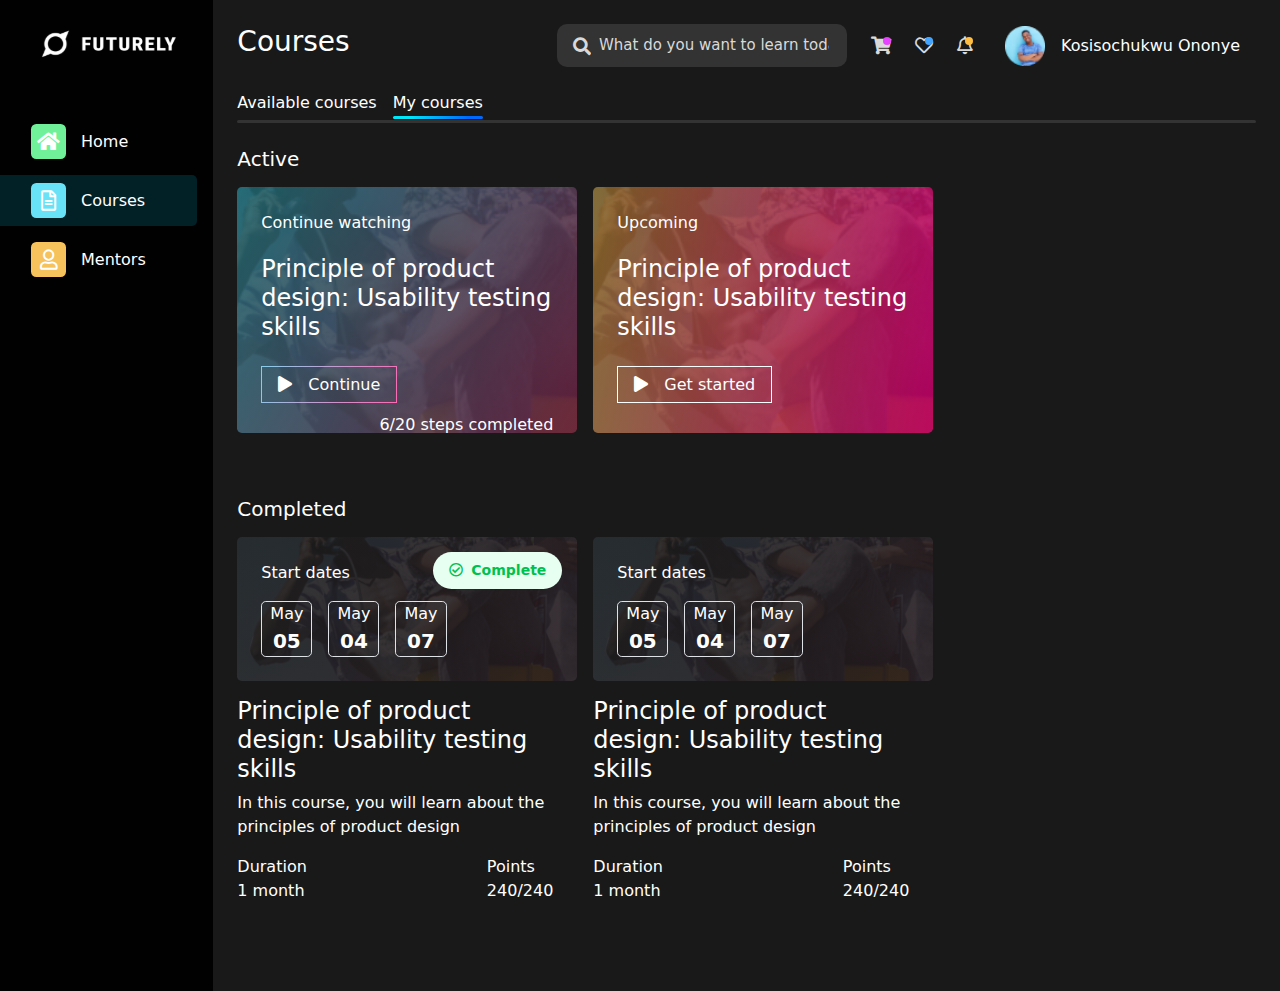
<file: Futurely/index.html>
<!DOCTYPE html>
<html lang="en">
<head>
	<meta charset="UTF-8">
	<meta http-equiv="X-UA-Compatible" content="IE=edge">
	<meta name="viewport" content="width=device-width, initial-scale=1.0">
	<link rel="stylesheet" href="css/bootstrap.css">
	<link rel="stylesheet" href="https://cdnjs.cloudflare.com/ajax/libs/font-awesome/5.15.2/css/all.min.css">
	<link rel="stylesheet" href="css/style.css">
	<title>My-Courses, Courses Available</title>
</head>
<body>
	<div class="container-xxl p-0">
		<div class="row gx-0">
			<div class="fut-left-col col-lg-2 col-md-3 d-none d-md-block">
				<div class="fut-logo-wrapper text-center mb-5 p-1 pt-4 text-center">
					<img src="images/logo1.svg" alt="Logo">
					<img src="images/logo2.svg" alt="Logo">
				</div>
				<div class="fut-left-col-item">
					<ul class="list-unstyled">
						<li class="pe-xxl-5 pe-xl-3 pe-md-2 pe-0 pb-2">
							<a href="#" class="d-flex align-items-center text-decoration-none py-2 ps-md-3 ">
								<span class="icon d-flex justify-content-center align-items-center"><i class="fas fa-home"></i></span>
								<span class="text">Home</span>
							</a>
						</li>
						<li class="pe-xxl-5 pe-xl-3 pe-md-2 pe-0 pb-2">
							<a href="#" class="active d-flex align-items-center text-decoration-none py-2 ps-md-3">
								<span class="icon d-flex justify-content-center align-items-center"><i class="far fa-file-alt"></i></span>
								<span class="text">Courses</span>
							</a>
						</li>
						<li class="pe-xxl-5 pe-xl-3 pe-md-2 pe-0 pb-2">
							<a href="#" class="d-flex align-items-center text-decoration-none py-2 ps-md-3">
								<span class="icon d-flex justify-content-center align-items-center"><i class="far fa-user"></i></span>
								<span class="text">Mentors</span>
							</a>
						</li>
					</ul>
				</div>
			</div>
			<div class="fut-right-col col p-4">
				<!-- Top Bar Navigation -->
				<nav class="d-flex justify-content-between align-items-center">
					<div class="d-flex">
						<a class="toggle-bar d-md-none me-3" href="#">
							<i class="fas fa-bars"></i>
						</a>
						<h1 class="h3">Courses</h1>
					</div>
					<div class="d-flex align-items-center">
						<form action="#" class="pe-2">
							<div class="fut-search-box d-flex align-items-center py-2 px-3">
								<i class="fas fa-search"></i>
								<input class="d-none d-lg-block ps-2" type="text" placeholder="What do you want to learn today?">
							</div>
						</form>

						<ul class="fut-nav-icons list-unstyled d-flex m-0">
							<li class="px-3">
								<a href="#" class="position-relative">
									<i class="fas fa-shopping-cart"></i>
								</a>
							</li>
							<li class="px-2">
								<a href="#" class="position-relative">
									<i class="far fa-heart"></i>
								</a>
							</li>
							<li class="px-3">
								<a href="#" class="position-relative">
									<i class="far fa-bell"></i>
								</a>
							</li>
						</ul>
						<div class="fut-user-profile d-flex align-items-center ps-1 ps-md-3">
							<img src="images/user-icon.png" alt="Profile Icon" width="40" height="40">
							<p class="m-0 px-3 d-none d-md-block">Kosisochukwu Ononye</p>
						</div>
					</div>
				</nav>
				<!-- Main Content Area -->
				<!-- ====================
				====================== -->
				<main class="pt-4">
					<ul class="nav nav-courses mb-4 pb-2 position-relative" id="courses-tab">
						<li class="nav-item me-3">
							<button class="nav-link text-white position-relative" id="available-courses-tab" data-bs-toggle="pill" data-bs-target="#available-courses" type="button" aria-controls="available-courses" aria-selected="true">Available courses</button>
						</li>
						<li class="nav-item">
							<button class="nav-link active text-white position-relative" id="my-courses-tab" data-bs-toggle="pill" data-bs-target="#my-courses" type="button" aria-controls="my-courses" aria-selected="false">My courses</button>
						</li>
					</ul>
					<div class="tab-content" id="courses-tabContent">
						<div class="tab-pane fade" id="available-courses" aria-labelledby="available-courses-tab">
							<!-- Available Courses -->
							<div class="d-flex flex-wrap mb-5">
								<!-- Available Course 1 -->
								<div class="fut-card fut-card-1 rounded-3 p-4 me-sm-3 mb-3">
									<p class="pb-1">Continue watching</p>
									<div class="pb-4">
										<h3 class="h4">Principle of product design: Usability testing skills</h3>
									</div>
									<div class="pb-3">
										<a href="#" class="fut-primary-card-button text-decoration-none text-white px-3 py-2"><i class="fa fa-play me-3" aria-hidden="true"></i>Continue</a>
									</div>
									<p class="text-end m-0">6/20 steps completed</p>
								</div>
							</div>
							<!-- Courses recommended for you -->
							<div class="mb-5">
								<h2 class="h5 mb-2 pb-2">Courses recommended for you</h2>
								<div class="d-flex flex-wrap align-items-stretch">
									<!-- Recommended Item 1 -->
									<div class="fut-card-v2 me-sm-3 mb-3">
										<div class="fut-card-v2-head position-relative rounded-3 p-4">
											<p class="text-white">Start dates</p>
											<div class="d-flex w-75">
												<div class="rounded-3 px-2 me-3 text-center text-white border">
													<span class="d-block">May</span>
													<span class="d-block fw-bold fs-5">05</span>
												</div>
												<div class="rounded-3 px-2 me-3 text-center text-white border">
													<span class="d-block">May</span>
													<span class="d-block fw-bold fs-5">04</span>
												</div>
												<div class="rounded-3 px-2 me-3 text-center text-white border">
													<span class="d-block">May</span>
													<span class="d-block fw-bold fs-5">07</span>
												</div>
											</div>
											<!-- Wish Icon -->
											<div class="fut-wish position-absolute"><a href="#" class="text-white text-decoration-none"><i class="far fa-heart"></i></a></div>
										</div>
										<div class="fut-card-v2-body pt-3 pe-4">
											<h3 class="h4">Principle of product design: Usability testing skills</h3>
											<p>In this course, you will learn about the principles of product design</p>
											<div class="d-flex justify-content-between text-white">
												<div>
													<span class="d-block fw-lighter fs-6">Duration</span>
													<span class="d-block">1 month</span>
												</div>
												<div class="pt-3">
													<span class="fw-bold fs-5">99<sup class="fs-6 fw-normal">.99</sup></span>
												</div>
											</div>
										</div>
									</div>
									<!-- Completed Item 2 -->
									<div class="fut-card-v2 me-sm-3 mb-3">
										<div class="fut-card-v2-head position-relative rounded-3 p-4">
											<p class="text-white">Start dates</p>
											<div class="d-flex w-75">
												<div class="rounded-3 px-2 me-3 text-center text-white border">
													<span class="d-block">May</span>
													<span class="d-block fw-bold fs-5">05</span>
												</div>
											</div>
											<!-- Wish Icon -->
											<div class="fut-wish position-absolute"><a href="#" class="text-white text-decoration-none"><i class="far fa-heart"></i></a></div>
										</div>
										<div class="fut-card-v2-body pt-3 pe-4">
											<h3 class="h4">Principle of product design: Usability testing skills</h3>
											<p>In this course, you will learn about the principles of product design</p>
											<div class="d-flex justify-content-between text-white">
												<div>
													<span class="d-block fw-lighter fs-6">Duration</span>
													<span class="d-block">1 month</span>
												</div>
												<div class="pt-3">
													<span class="fw-bold fs-5">99<sup class="fs-6 fw-normal">.99</sup></span>
												</div>
											</div>
										</div>
									</div>
								</div>
							</div>
						</div>
						<div class="tab-pane fade show active" id="my-courses" aria-labelledby="my-courses-tab">
							<!-- Active Item -->
							<div class="mb-5">
								<h2 class="h5 mb-2 pb-2">Active</h2>
								<div class="d-flex flex-wrap">
									<!-- Active Item 1 -->
									<div class="fut-card fut-card-1 rounded-3 p-4 me-sm-3 mb-3">
										<p class="pb-1">Continue watching</p>
										<div class="pb-4">
											<h3 class="h4">Principle of product design: Usability testing skills</h3>
										</div>
										<div class="pb-3">
											<a href="#" class="fut-primary-card-button text-decoration-none text-white px-3 py-2"><i class="fa fa-play me-3" aria-hidden="true"></i>Continue</a>
										</div>
										<p class="text-end m-0">6/20 steps completed</p>
									</div>
									<!-- Active Item 2 -->
									<div class="fut-card fut-card-2 rounded-3 p-4 me-sm-3 mb-3">
										<p class="pb-1">Upcoming</p>
										<div class="pb-4">
											<h3 class="h4">Principle of product design: Usability testing skills</h3>
										</div>
										<div class="pb-3">
											<a href="#" class="fut-primary-card-button mb-3 text-decoration-none text-white px-3 py-2"><i class="fa fa-play me-3" aria-hidden="true"></i>Get started</a>
										</div>
									</div>
								</div>
							</div>
							<!-- Completed Item -->
							<div class="mb-5">
								<h2 class="h5 mb-2 pb-2">Completed</h2>
								<div class="d-flex flex-wrap align-items-stretch">
									<!-- Completed Item 1 -->
									<div class="fut-card-v2 me-sm-3 mb-3">
										<div class="fut-card-v2-head position-relative rounded-3 p-4">
											<p class="text-white">Start dates</p>
											<div class="d-flex w-75">
												<div class="rounded-3 px-2 me-3 text-center text-white border">
													<span class="d-block">May</span>
													<span class="d-block fw-bold fs-5">05</span>
												</div>
												<div class="rounded-3 px-2 me-3 text-center text-white border">
													<span class="d-block">May</span>
													<span class="d-block fw-bold fs-5">04</span>
												</div>
												<div class="rounded-3 px-2 me-3 text-center text-white border">
													<span class="d-block">May</span>
													<span class="d-block fw-bold fs-5">07</span>
												</div>
											</div>
											<!-- Complete Mark -->
											<div class="fut-complete-mark position-absolute py-2 px-3 fw-bold rounded-pill"><i class="far fa-check-circle me-2"></i>Complete</div>
										</div>
										<div class="fut-card-v2-body pt-3 pe-4">
											<h3 class="h4">Principle of product design: Usability testing skills</h3>
											<p>In this course, you will learn about the principles of product design</p>
											<div class="d-flex justify-content-between text-white">
												<div>
													<span class="d-block fw-lighter fs-6">Duration</span>
													<span class="d-block">1 month</span>
												</div>
												<div>
													<span class="d-block fw-lighter fs-6">Points</span>
													<span class="d-block">240/240</span>
												</div>
											</div>
										</div>
									</div>
									<!-- Completed Item 2 -->
									<div class="fut-card-v2 me-sm-3 mb-3">
										<div class="fut-card-v2-head position-relative rounded-3 p-4">
											<p class="text-white">Start dates</p>
											<div class="d-flex w-75">
												<div class="rounded-3 px-2 me-3 text-center text-white border">
													<span class="d-block">May</span>
													<span class="d-block fw-bold fs-5">05</span>
												</div>
												<div class="rounded-3 px-2 me-3 text-center text-white border">
													<span class="d-block">May</span>
													<span class="d-block fw-bold fs-5">04</span>
												</div>
												<div class="rounded-3 px-2 me-3 text-center text-white border">
													<span class="d-block">May</span>
													<span class="d-block fw-bold fs-5">07</span>
												</div>
											</div>
										</div>
										<div class="fut-card-v2-body pt-3 pe-4">
											<h3 class="h4">Principle of product design: Usability testing skills</h3>
											<p>In this course, you will learn about the principles of product design</p>
											<div class="d-flex justify-content-between text-white">
												<div>
													<span class="d-block fw-lighter fs-6">Duration</span>
													<span class="d-block">1 month</span>
												</div>
												<div>
													<span class="d-block fw-lighter fs-6">Points</span>
													<span class="d-block">240/240</span>
												</div>
											</div>
										</div>
									</div>
								</div>
							</div>
						</div>
					</div>
				</main>
			</div>
		</div>

		<!-- Responsive Left Side Navigation -->
		<div class="fut-mobile-nav">
			<div class="mobile-nav-item">
				<div class="close-mobile-nav pe-2 text-end">
					<button class="close-nav">
						<i class="fas fa-times"></i>
					</button>
				</div>
				<div class="fut-logo-wrapper text-center mb-5 p-1 text-center">
					<img src="images/logo1.svg" alt="Logo">
					<img src="images/logo2.svg" alt="Logo">
				</div>
				<div class="fut-left-col-item pe-3">
					<ul class="list-unstyled">
						<li class="pe-0 pb-2">
							<a href="#" class="d-flex align-items-center text-decoration-none py-2 ps-md-3 "><span class="icon d-flex justify-content-center align-items-center"><i class="fas fa-home"></i></span>Home</a>
						</li>
						<li class="pb-2">
							<a href="#" class="active d-flex align-items-center text-decoration-none py-2 ps-md-3"><span class="icon d-flex justify-content-center align-items-center"><i class="far fa-file-alt"></i></span>Courses</a>
						</li>
						<li class="pb-2">
							<a href="#" class="d-flex align-items-center text-decoration-none py-2 ps-md-3"><span class="icon d-flex justify-content-center align-items-center"><i class="far fa-user"></i></span>Mentors</a>
						</li>
					</ul>
				</div>
			</div>
		</div>
	</div>
	<!--jQuery CDN-->
	<script src="https://cdn.jsdelivr.net/npm/bootstrap@5.0.2/dist/js/bootstrap.bundle.min.js"></script>
	<script src="js/script.js"></script>
</body>
</html>
</file>
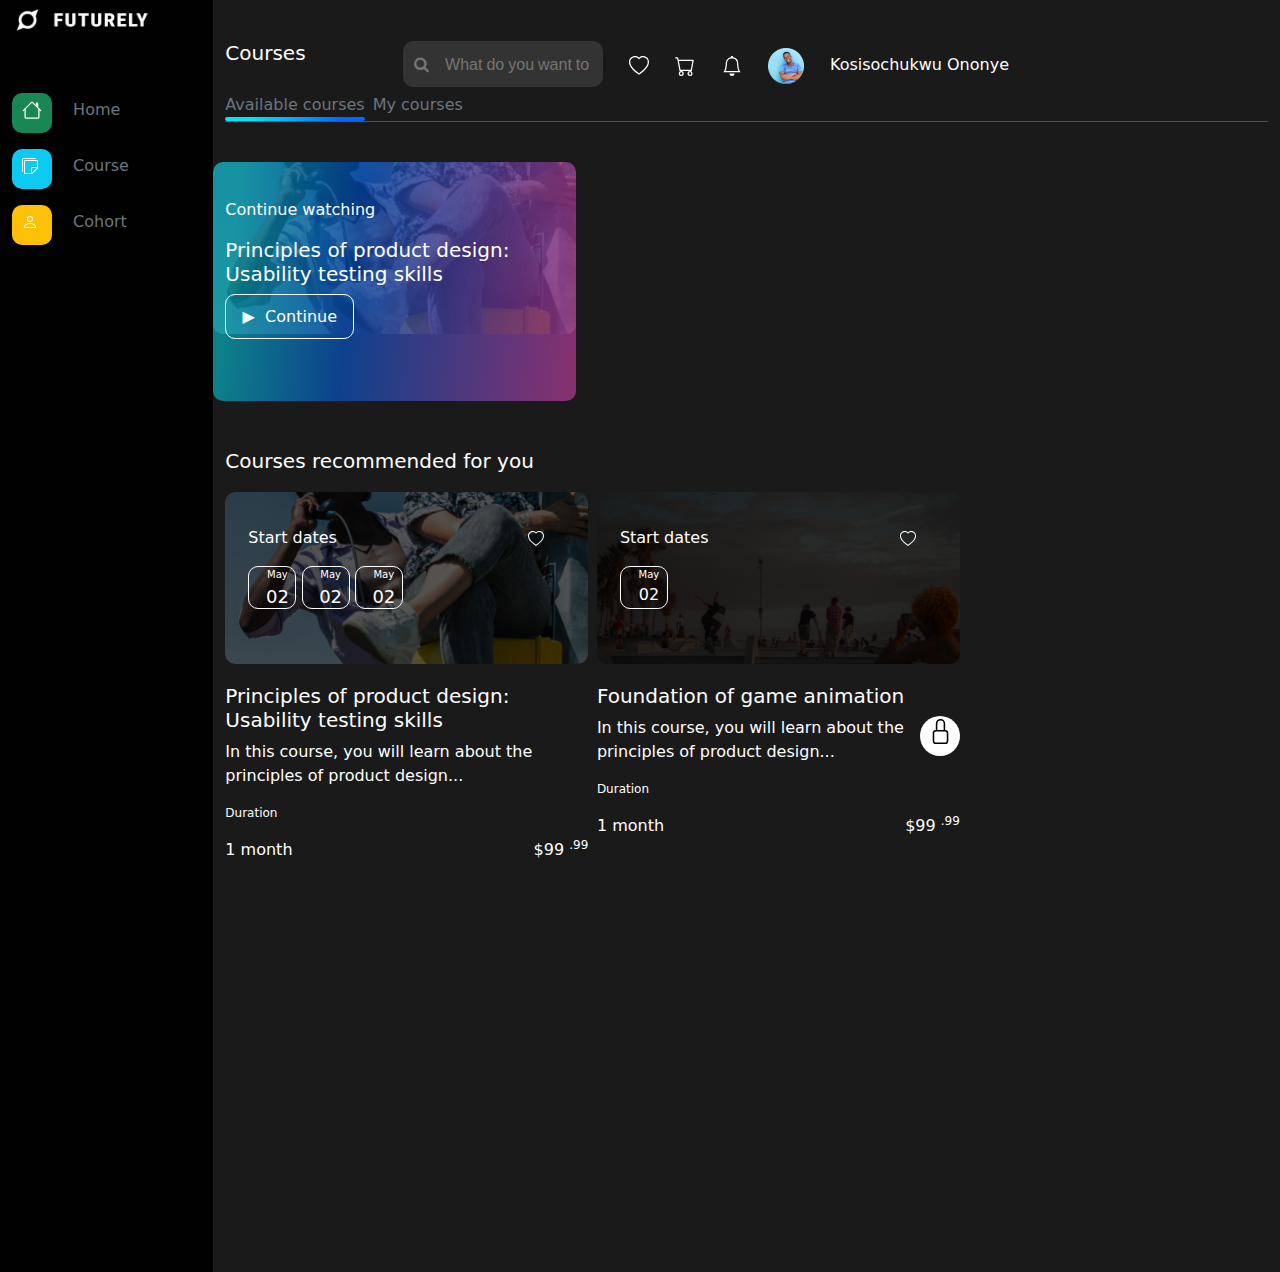
<file: source/Test_Sharmin/courses-available.html>
<!DOCTYPE html>
<html lang="en">
<head>
    <meta charset="UTF-8">
    <meta http-equiv="X-UA-Compatible" content="IE=edge">
    <!--jQuery CDN-->
    <script src="https://code.jquery.com/jquery-3.6.0.min.js" integrity="sha256-/xUj+3OJU5yExlq6GSYGSHk7tPXikynS7ogEvDej/m4=" crossorigin="anonymous"></script>
    <script src="Styles/script.js"></script><!--jQuery Internal file link-->
    <link rel="stylesheet" href="Styles/styles.css"><!--External CSS-->
    <link rel="stylesheet" href="Styles/bootstrap.css"><!--Bootstrap CSS-->
    <link rel="stylesheet" href="https://cdnjs.cloudflare.com/ajax/libs/font-awesome/4.7.0/css/font-awesome.min.css"><!--Font Awesome-->
    <meta name="viewport" content="width=device-width, initial-scale=1.0">
    <title>My-Courses, Courses Available</title>
</head>
<body>
    <div class="container-xxl cour-main text-white"><!--Main Container start-->
        <div class="row">
        <div class="col-md-3 col-lg-2 cour-a-left"><!--Sidebar Start-->
            <div class="excer-logo">
                    <img src="images/logo1.svg" class="excer-logo-1" alt="">
                    <img src="images/logo2.svg" class="excer-logo-2" alt="">
                    <svg class="close-cross" xmlns="http://www.w3.org/2000/svg" width="30" height="30" fill="currentColor" class="bi bi-x" viewBox="0 0 16 16">
                        <path d="M4.646 4.646a.5.5 0 0 1 .708 0L8 7.293l2.646-2.647a.5.5 0 0 1 .708.708L8.707 8l2.647 2.646a.5.5 0 0 1-.708.708L8 8.707l-2.646 2.647a.5.5 0 0 1-.708-.708L7.293 8 4.646 5.354a.5.5 0 0 1 0-.708z"/></svg>
                    </svg>
                </div>
                <div class="excer-menu mt-5">
                    <ul class="list-unstyled">
                        <li class="excer-menu-list mt-3">
                            <div class="excer-menu-logo d-inline-block bg-success b-r-10">
                                <svg xmlns="http://www.w3.org/2000/svg" width="20" height="20" fill="currentColor" class="bi bi-house" viewBox="0 0 16 16">
                                    <path fill-rule="evenodd" d="M2 13.5V7h1v6.5a.5.5 0 0 0 .5.5h9a.5.5 0 0 0 .5-.5V7h1v6.5a1.5 1.5 0 0 1-1.5 1.5h-9A1.5 1.5 0 0 1 2 13.5zm11-11V6l-2-2V2.5a.5.5 0 0 1 .5-.5h1a.5.5 0 0 1 .5.5z"/>
                                    <path fill-rule="evenodd" d="M7.293 1.5a1 1 0 0 1 1.414 0l6.647 6.646a.5.5 0 0 1-.708.708L8 2.207 1.354 8.854a.5.5 0 1 1-.708-.708L7.293 1.5z"/>
                              </svg>
                            </div>
                            <div class="d-inline-block px-2">
                                <a href="#" class="text-decoration-none excer-menu-item px-2 text-muted">Home</a>
                            </div>
                        </li>
                        <li class="excer-menu-list mt-3">
                            <div class="excer-menu-logo bg-info d-inline-block b-r-10">
                                <svg xmlns="http://www.w3.org/2000/svg" width="16" height="16" fill="currentColor" class="bi bi-stickies" viewBox="0 0 16 16">
                                    <path d="M1.5 0A1.5 1.5 0 0 0 0 1.5V13a1 1 0 0 0 1 1V1.5a.5.5 0 0 1 .5-.5H14a1 1 0 0 0-1-1H1.5z"/>
                                    <path d="M3.5 2A1.5 1.5 0 0 0 2 3.5v11A1.5 1.5 0 0 0 3.5 16h6.086a1.5 1.5 0 0 0 1.06-.44l4.915-4.914A1.5 1.5 0 0 0 16 9.586V3.5A1.5 1.5 0 0 0 14.5 2h-11zM3 3.5a.5.5 0 0 1 .5-.5h11a.5.5 0 0 1 .5.5V9h-4.5A1.5 1.5 0 0 0 9 10.5V15H3.5a.5.5 0 0 1-.5-.5v-11zm7 11.293V10.5a.5.5 0 0 1 .5-.5h4.293L10 14.793z"/>
                                </svg>
                            </div>
                            <div class="d-inline-block px-2">
                                <a href="#" class="text-decoration-none excer-menu-item text-muted px-2">Course</a>
                            </div>
                        </li>
                        <li class="excer-menu-list mt-3">
                            <div class="excer-menu-logo bg-warning d-inline-block b-r-10">
                                <svg xmlns="http://www.w3.org/2000/svg" width="16" height="16" fill="currentColor" class="bi bi-person" viewBox="0 0 16 16">
                                    <path d="M8 8a3 3 0 1 0 0-6 3 3 0 0 0 0 6zm2-3a2 2 0 1 1-4 0 2 2 0 0 1 4 0zm4 8c0 1-1 1-1 1H3s-1 0-1-1 1-4 6-4 6 3 6 4zm-1-.004c-.001-.246-.154-.986-.832-1.664C11.516 10.68 10.289 10 8 10c-2.29 0-3.516.68-4.168 1.332-.678.678-.83 1.418-.832 1.664h10z"/>
                                </svg>
                            </div>
                            <div class="d-inline-block px-2">
                                <a href="#" class="text-decoration-none excer-menu-item text-muted px-2">Cohort</a>
                            </div>
                        </li>
                    </ul>
                </div>
        </div><!--Sidebar End-->
        <div class="col-md-9 col-lg-10 cour-a-right"><!--Right Div-->
            <!--Header Start-->
                <div class="cour-header row justify-content-end">
                    <div class="col-2">
                    <div class="menu-lines">
                        <svg xmlns="http://www.w3.org/2000/svg" width="30" height="30" fill="currentColor" class="bi bi-list" viewBox="0 0 16 16">
                            <path fill-rule="evenodd" d="M2.5 12a.5.5 0 0 1 .5-.5h10a.5.5 0 0 1 0 1H3a.5.5 0 0 1-.5-.5zm0-4a.5.5 0 0 1 .5-.5h10a.5.5 0 0 1 0 1H3a.5.5 0 0 1-.5-.5zm0-4a.5.5 0 0 1 .5-.5h10a.5.5 0 0 1 0 1H3a.5.5 0 0 1-.5-.5z"/>
                          </svg>
                        </div>
                    <div class="">
                        <p class="h5">Courses</p>
                    </div>
                    </div>
                        <div class="col-10 float-right">
                            <input class="input-text rec-search" type="text" name="" id="" placeholder="&#xf002 &ensp; What do you want to learn today?">
                            &emsp;
                            <svg xmlns="http://www.w3.org/2000/svg" width="20" height="20" fill="currentColor" class="bi bi-heart" viewBox="0 0 16 16">
                                <path d="m8 2.748-.717-.737C5.6.281 2.514.878 1.4 3.053c-.523 1.023-.641 2.5.314 4.385.92 1.815 2.834 3.989 6.286 6.357 3.452-2.368 5.365-4.542 6.286-6.357.955-1.886.838-3.362.314-4.385C13.486.878 10.4.28 8.717 2.01L8 2.748zM8 15C-7.333 4.868 3.279-3.04 7.824 1.143c.06.055.119.112.176.171a3.12 3.12 0 0 1 .176-.17C12.72-3.042 23.333 4.867 8 15z"/>
                              </svg>
                              &emsp;
                            <svg xmlns="http://www.w3.org/2000/svg" width="20" height="20" fill="currentColor" class="bi bi-cart" viewBox="0 0 16 16">
                                <path d="M0 1.5A.5.5 0 0 1 .5 1H2a.5.5 0 0 1 .485.379L2.89 3H14.5a.5.5 0 0 1 .491.592l-1.5 8A.5.5 0 0 1 13 12H4a.5.5 0 0 1-.491-.408L2.01 3.607 1.61 2H.5a.5.5 0 0 1-.5-.5zM3.102 4l1.313 7h8.17l1.313-7H3.102zM5 12a2 2 0 1 0 0 4 2 2 0 0 0 0-4zm7 0a2 2 0 1 0 0 4 2 2 0 0 0 0-4zm-7 1a1 1 0 1 1 0 2 1 1 0 0 1 0-2zm7 0a1 1 0 1 1 0 2 1 1 0 0 1 0-2z"/>
                              </svg>
                              &emsp;
                            <svg xmlns="http://www.w3.org/2000/svg" width="20" height="20" fill="currentColor" class="bi bi-bell" viewBox="0 0 16 16">
                                <path d="M8 16a2 2 0 0 0 2-2H6a2 2 0 0 0 2 2zM8 1.918l-.797.161A4.002 4.002 0 0 0 4 6c0 .628-.134 2.197-.459 3.742-.16.767-.376 1.566-.663 2.258h10.244c-.287-.692-.502-1.49-.663-2.258C12.134 8.197 12 6.628 12 6a4.002 4.002 0 0 0-3.203-3.92L8 1.917zM14.22 12c.223.447.481.801.78 1H1c.299-.199.557-.553.78-1C2.68 10.2 3 6.88 3 6c0-2.42 1.72-4.44 4.005-4.901a1 1 0 1 1 1.99 0A5.002 5.002 0 0 1 13 6c0 .88.32 4.2 1.22 6z"/>
                            </svg> &emsp;
                            <img class="user-icon" src="images/user-icon.png" alt="user">
                            &emsp;
                            <p class="d-inline-block"> Kosisochukwu Ononye</p>
                    </div>
                </div>
                <div class="row">
                    <div class="col-3 d-flex">
                <div class="title-name">
                    <a href="#" class="f-s-16 text-decoration-none rec-rec text-muted ">Available courses</a>
                    <div class="pro-hr2 b-r-10"></div>
                </div>
                &ensp;
                <div class="title-name">
                    <a href="#" class="text-decoration-none f-s-16 rec-pur text-muted">My courses</a>
                    <div class="pro-hr3 b-r-10"></div>
                </div>
                </div>
                </div>
                <hr class="pro-hr1">
                <div class=" available-courses-div">
                    <!--Available Courses FOR LOOP-->
                <div class="cour-watch row b-r-10">
                    <div class="cour-watch-bg b-r-10">
                    <p class="f-s-16">Continue watching</p>
                    <p class="h5">Principles of product design:
                        Usability testing skills</p>
                    <input type="button" class="cour-conti b-r-10" value="▶ ️ Continue">
                </div>
                </div>
                <!--End Available Courses-->
                <!--Courses Recmendation-->
                <p class="cour-rec-fu">Courses recommended for you</p>
                <div class="cour-down row">
                    <div class="col-lg-4">
                    <div class="cour-down-left b-r-10">
                        <p>Start dates <span class="float-right">
                            <svg xmlns="http://www.w3.org/2000/svg" width="16" height="16" fill="currentColor" class="bi bi-heart" viewBox="0 0 16 16">
                                <path d="m8 2.748-.717-.737C5.6.281 2.514.878 1.4 3.053c-.523 1.023-.641 2.5.314 4.385.92 1.815 2.834 3.989 6.286 6.357 3.452-2.368 5.365-4.542 6.286-6.357.955-1.886.838-3.362.314-4.385C13.486.878 10.4.28 8.717 2.01L8 2.748zM8 15C-7.333 4.868 3.279-3.04 7.824 1.143c.06.055.119.112.176.171a3.12 3.12 0 0 1 .176-.17C12.72-3.042 23.333 4.867 8 15z"/>
                              </svg>
                        </span></p>
                        <div class="cour-date text-center b-r-10">
                            <p class="date-month">May</p>
                            <p class="f-s-18 date-day">02</p>
                        </div>
                        <div class="cour-date text-center b-r-10">
                            <p class="date-month">May</p>
                            <p class="f-s-18 date-day">02</p>
                        </div>
                        <div class="cour-date text-center b-r-10">
                            <p class="date-month">May</p>
                            <p class="f-s-18 date-day">02</p>
                        </div>
                    </div>
                    <div class="cour-down-l2">
                        <p class="h5">Principles of product design:
                            Usability testing skills</p>
                        <p>In this course, you will learn about the principles 
                            of product design...</p>
                        <p class="f-s-12">Duration</p>
                        <p class="f-s-16">1 month <span class="float-right">$99 <sup>.99</sup></span></p>
                    </div>
                    </div>
                    &emsp;
                    <div class="col-lg-4">
                    <div class="cour-down-right b-r-10">
                        <p>Start dates <span class="float-right">
                            <svg xmlns="http://www.w3.org/2000/svg" width="16" height="16" fill="currentColor" class="bi bi-heart" viewBox="0 0 16 16">
                                <path d="m8 2.748-.717-.737C5.6.281 2.514.878 1.4 3.053c-.523 1.023-.641 2.5.314 4.385.92 1.815 2.834 3.989 6.286 6.357 3.452-2.368 5.365-4.542 6.286-6.357.955-1.886.838-3.362.314-4.385C13.486.878 10.4.28 8.717 2.01L8 2.748zM8 15C-7.333 4.868 3.279-3.04 7.824 1.143c.06.055.119.112.176.171a3.12 3.12 0 0 1 .176-.17C12.72-3.042 23.333 4.867 8 15z"/>
                              </svg>
                        </span></p>
                        <div class="cour-date text-center b-r-10">
                            <p class="date-month">May</p>
                            <p class="date-day">02</p>
                        </div>
                    </div>
                    <div class="cour-down-r2">
                        <p class="h5">Foundation of game animation</p>
                        <div class="lock-anim">
                            <svg xmlns="http://www.w3.org/2000/svg" width="25" height="25" fill="currentColor" class="bi bi-lock" viewBox="0 0 16 16">
                                <path d="M8 1a2 2 0 0 1 2 2v4H6V3a2 2 0 0 1 2-2zm3 6V3a3 3 0 0 0-6 0v4a2 2 0 0 0-2 2v5a2 2 0 0 0 2 2h6a2 2 0 0 0 2-2V9a2 2 0 0 0-2-2zM5 8h6a1 1 0 0 1 1 1v5a1 1 0 0 1-1 1H5a1 1 0 0 1-1-1V9a1 1 0 0 1 1-1z"/>
                              </svg>
                        </div>
                        <p>In this course, you will learn about the principles 
                            of product design...</p>
                        <p class="f-s-12">Duration</p>
                        <p class="f-s-16">1 month <span class="float-right">$99 <sup>.99</sup></span></p>
                    </div>
                    </div>
                    <br>
                    &emsp;
                </div>    
        </div>
        <div class="my-courses-div">
            <div>
                <div class="cour-watch b-r-10 d-inline-block">
                    <div class="cour-watch-bg b-r-10">
                    <p class="f-s-16">Continue watching</p>
                    <p class="h5">Principles of product design:
                        Usability testing skills</p>
                    <input type="button" class="cour-conti b-r-10" value="▶ ️ Continue">
                    <p class="float-right">6/20 steps completed</p>
                </div>
            </div>
            &ensp;
            <div class="cour-watch b-r-10 d-inline-block">
                <div class="cour-upc-bg b-r-10">
                <p class="f-s-16">Upcoming</p>
                <p class="h5">Principles of product design:
                    Usability testing skills</p>
                <input type="button" class="cour-conti b-r-10" value="▶ Get started">
            </div>
        </div>
        </div>
            <p class="h5 cour-rec-fu">Completed</p>
            <div class="cour-down">
                <div class="d-inline-block">
                <div class="cour-down-left b-r-10">
                    <p>Start dates</p>
                    <div class="act-com act-frame b-r-10 float-right">
                        <svg class="text-success" xmlns="http://www.w3.org/2000/svg" width="16" height="16" fill="currentColor" class="bi bi-check-circle" viewBox="0 0 16 16">
                            <path d="M8 15A7 7 0 1 1 8 1a7 7 0 0 1 0 14zm0 1A8 8 0 1 0 8 0a8 8 0 0 0 0 16z"/>
                            <path d="M10.97 4.97a.235.235 0 0 0-.02.022L7.477 9.417 5.384 7.323a.75.75 0 0 0-1.06 1.06L6.97 11.03a.75.75 0 0 0 1.079-.02l3.992-4.99a.75.75 0 0 0-1.071-1.05z"/>
                          </svg>
                        <p class="pro-complete text-success">Complete</p>
                    </div>
                    <div class="cour-date center b-r-10">
                        <p class="date-month">May</p>
                        <p class="date-day">02</p>
                    </div>
                    <div class="cour-date center b-r-10">
                        <p class="date-month">May</p>
                        <p class="date-day">02</p>
                    </div>
                    <div class="cour-date center b-r-10">
                        <p class="date-month">May</p>
                        <p class="date-day">02</p>
                    </div>
                    </div>
                    <div class="cour-down-l2">
                        <p class="h5">Principles of product design:
                            Usability testing skills</p>
                        <p>In this course, you will learn about the principles 
                            of product design...</p>
                        <p class="f-s-12">Duration <span class="float-right">Points</span></p>
                        <p class="f-s-16">1 month <span class="float-right">240/240</span></p>
                    </div>
                </div>
                &emsp;
                <div class="d-inline-block">
                <div class="cour-down-right d-inline-block b-r-10">
                    <p>Start dates</p>
                    <div class="cour-date center b-r-10">
                        <p class="date-month">May</p>
                        <p class="date-day">02</p>
                    </div>
                    <div class="cour-date center b-r-10">
                        <p class="date-month">May</p>
                        <p class="date-day">02</p>
                    </div>
                    <div class="cour-date center b-r-10">
                        <p class="date-month">May</p>
                        <p class="date-day">02</p>
                    </div>
                <br></div>
                &emsp;
                <div class="cour-down-r2">
                    <p class="h5">Foundation of game <br> animation</p>
                    <p>In this course, you will learn about the principles 
                        of product design...</p>
                    <p class="f-s-12">Duration <span class="float-right">Points</span></p>
                    <p class="f-s-16">1 month <span class="float-right">240/240</span></p>
                </div>
            </div>
        </div>
        </div>
        </div><!--Right Div-->
    </div>
    </div><!--Main Container End-->
</body>
</html>
</file>
<file: Futurely/css/style.css>
/* Global */
.h3, .h4, .h4, .h5, p{
	color: #FFFFFF;
}

/* Left Sidebar Nav */
.fut-left-col{
	background-color: #010101;
}
.fut-logo-wrapper img{
	height: 40px;
}
.fut-left-col-item li span.icon{
	background-color: #70f199;
	width: 35px;
	height: 35px;
	margin: 0 15px;
	font-size: 20px;
	border-radius: 15%;
}
.fut-left-col-item li:nth-child(2) span.icon{
	background-color: #68e2f7;
}
.fut-left-col-item li:nth-child(3) span.icon{
	background-color: #f6c25b;
}
.fut-left-col-item li a{
	color: #FFFFFF;
	-webkit-transition: 0.3s ease;
	-o-transition: 0.3s ease;
	transition: 0.3s ease;
	border-top-right-radius: 5px;
	border-bottom-right-radius: 5px;
}
.fut-left-col-item li a:hover, .fut-left-col-item li a.active{
	background-color: #022127;
}

/* Right Side Content */
.fut-right-col{
	background-color: #191919;
}
/* Top Nav */
.toggle-bar, .toggle-bar:hover{
	color: #FFFFFF;
	font-size: 22px;
}
.fut-search-box i{
	font-size: 18px;
}
.fut-search-box{
	border-radius: 10px;
	background-color: #333333;
}
.fut-search-box input{
	width: 240px;
	background-color: #333333;
	border: none;
	font-size: 15px;
	line-height: 25px;
}
.fut-search-box input::-webkit-input-placeholder{
	color: #d9d9d9;
	opacity: 1;
}
.fut-search-box input::-moz-placeholder{
	color: #d9d9d9;
	opacity: 1;
}
.fut-search-box input:-ms-input-placeholder{
	color: #d9d9d9;
	opacity: 1;
}
.fut-search-box input::-ms-input-placeholder{
	color: #d9d9d9;
	opacity: 1;
}
.fut-search-box, .fut-search-box input, .fut-search-box input::placeholder{
	color: #d9d9d9;
	opacity: 1;
}
.fut-search-box input:focus{
	border-color: #ccc;
	outline: 0;
	-webkit-box-shadow: inset 0 0 0 rgba(0,0,0,0),0 0 0 rgba(0,0,0,0) !important;
	box-shadow: inset 0 0 0 rgba(0,0,0,0),0 0 0 rgba(0,0,0,0) !important;
}
.fut-nav-icons a{
	color:#d9d9d9;
	font-size: 18px;
}
.fut-nav-icons a:hover{
	color:#d9d9d9;
}
.fut-nav-icons a:after{
	position: absolute;
	content: " ";
	width: 8px;
	height: 8px;
	top: 2px;
	right: 0;
	background-color: #e542ff;
	border-radius: 50%;
}
.fut-nav-icons li:nth-child(2) a:after{
	background-color: #42a4ff;
}
.fut-nav-icons li:nth-child(3) a:after{
	background-color: #ffbe42;
}

/* Mobile Nav */
.fut-mobile-nav{
	height: 100%;
	width: 0;
	position: fixed;
	z-index: 9999;
	top: 0;
	left: 0;
	background-color: #111;
	overflow-x: hidden;
	-webkit-transition: 0.5s;
	-o-transition: 0.5s;
	transition: 0.5s;
	padding-top: 20px;
}
.mobile-nav-item{
	width: 180px;
}
.fut-show-nav{
	display: block;
	width: 180px;
}
.close-mobile-nav .close-nav{
	color: #fff;
	font-size: 22px;
	background-color: transparent;
	border: 0;
}

/* Main Content Area */
/* Courses Nav */
.nav-courses:before{
	content: "";
	position: absolute;
	width: 100%;
	height: 3px;
	bottom: 0;
	left: 0;
	z-index: 9;
	border-radius: 5px;
	background-color: #333333;
}
.nav-courses .nav-link{
	background-color: transparent;
	border: 0;
	padding: 0;
}
.nav-link.active:before{
	position: absolute;
	content: "";
	width: 100%;
	height: 3px;
	bottom: -4px;
	border-radius: 5px;
	left: 0;
	background: -o-linear-gradient(355.57deg, #00E6F9 17.76%, #0068FF 83.71%);
	background: linear-gradient(94.43deg, #00E6F9 17.76%, #0068FF 83.71%);
}

/* Cards */
.fut-card{
	width: 340px;
	height: 246px;
	background-image: -o-linear-gradient(330deg,rgba(37, 129, 139, 0.7),rgba(134, 42, 81, 0.7)),
	url(../images/pexels-jay.png);
	background-image: linear-gradient(120deg,rgba(37, 129, 139, 0.7),rgba(134, 42, 81, 0.7)),
	url(../images/pexels-jay.png);
	background-size: cover;
	background-repeat: no-repeat;
	background-position: center;
}
.fut-primary-card-button{
	border: 1px solid transparent;
	-o-border-image: -o-linear-gradient(336deg, skyblue, hotpink);
	border-image: linear-gradient(114deg, skyblue, hotpink);
	border-image-slice: 100%;
	border-image-slice: 1;
	padding: 10px 15px;
	background-color: transparent;
}
.fut-card.fut-card-2{
	background-image: -o-linear-gradient(350deg,rgba(168, 130, 51, 0.7),rgba(244, 0, 133, 0.7)), url(../images/pexels-jay.png);
	background-image: linear-gradient(100deg,rgba(168, 130, 51, 0.7),rgba(244, 0, 133, 0.7)), url(../images/pexels-jay.png);
}
.fut-card.fut-card-2 .fut-primary-card-button{
	border: 1px solid #FFFFFF;
}

/* Card V2 */
.fut-card-v2{
	width: 340px;
}
.fut-card-v2-head{
	background-image: -o-linear-gradient(330deg,rgba(35, 37, 37, 0.7),rgba(49, 35, 41, 0.7)), url(../images/pexels-jay.png);
	background-image: linear-gradient(120deg,rgba(35, 37, 37, 0.7),rgba(49, 35, 41, 0.7)), url(../images/pexels-jay.png);
	background-size: cover;
	background-repeat: no-repeat;
	background-position: center;
}

/* Complete Mark */
.fut-complete-mark{
	color: #00c14d;
	background-color: #e6fff0;
	font-size: 14px;
	z-index: 9;
}
.fut-wish, .fut-complete-mark{
	top: 15px;
	right: 15px;
}
/* Wish Icon */
.fut-wish{
	font-size: 16px;
	z-index: 9;
}
</file>
<file: source/Test_Sharmin/Styles/styles.css>
.cour-main{
    background-color: #010101;
    height: 1272px;
    width: 1440px;
    color: #fff;
}
.cour-a-right{
    background-color: #1a1a1a;
    height: 1272px;
    width: 1192px;
    padding-top: 41px;
    padding-left: 40px;
    padding-right: 40px;
}
.excer-logo{
    width: 9rem;
    height: 2.8rem;
}
.excer-logo-1{
    width: 2rem;
    height: 2.5rem;
}
.excer-logo-2{
    width: 6.5rem;
    height: 2.5rem;
}
.excer-btn-back{
    display: none;
}
.b-r-10{
    border-radius: 10px;
}
.excer-menu-logo{
    width: 40px;
    height: 40px;
    padding-left: 10px;
    padding-top: 5px;
}
.close-cross{
    display: none;
}
.menu-lines{
    background-color: #1a1a1a;
    display: none;
    width: 30px;
    height: 30px;
}
@media screen and (max-width: 990px){
    .cour-a-right{
        height: auto;
    }
}
@media screen and (max-width: 576px) {
    .cour-a-left{
        display: none;
    }
    .menu-lines{
       display: inherit;
    }
    .input-text{
        height: 20px;
        padding: 5px;
    }
}
.input-text{
    height: 46px;
    border-radius: 10px;    
    padding: 10px;
    background: #333333;
    border: 1px solid #333333;
}
.rec-search{
    font-family:  FontAwesome, sans-serif;
}
.user-icon{
    width: 36px;
    height: 36px;
}
.f-s-18{
    font-size: 18px;
}
.f-s-16{
    font-size: 16px;
}
.f-s-12{
    font-size: 12px;
}
.float-right{
    float: right;
}
.pro-hr1{
    width: 98vwx;
    height: 2px;
    margin-top: 0px;
}
.pro-hr2, .pro-hr3{
    background: linear-gradient(94.43deg, #00E6F9 17.76%, #0068FF 83.71%);
    width: 100%;
    height: 4px;
}
.pro-hr3{
    display: none;
}
.cour-watch{
    margin-top: 42px;
    width: 363px;
    height: 239px;
    background-image: url("../images/pexels-jay.png");
    background-repeat: no-repeat;
}
.cour-watch-bg{
    background: linear-gradient(96.52deg, rgba(0, 230, 249, 0.5) 7.68%, rgba(0, 104, 255, 0.5) 38.83%, rgba(254, 69, 194, 0.5) 101.43%);
    width: 363px;
    height: 239px;
    padding-left: 21px;
    padding-right: 78px;
    padding-top: 36px;
}
.cour-upc-bg{
    background: linear-gradient(96.52deg, rgba(163, 107, 0, 0.7) 7.68%, rgba(162, 58, 2, 0.7) 38.83%, rgba(162, 1, 110, 0.7) 101.43%);
    width: 363px;
    height: 239px;
    padding-left: 21px;
    padding-right: 78px;
    padding-top: 36px;
}
.cour-conti{
    width: 129px;
    height: 45px;
    color: #fff;
    background-color: transparent;
    border: 1px solid #fff;
}
.cour-down{
    margin-top: 30px;
}
.cour-down-left, .cour-down-right{
    width: 363px;
    height: 172px;
    padding-left: 23px;
    padding-top: 34px;
    padding-right: 44px;
}
.cour-down-l2, .cour-down-r2{
    width: 363px;
    margin-top: 20px;
}
.cour-down-left{
    background-image: url("../images/pexels-jay.png");
}
.cour-down-right{
    background-image: url("../images/pexels-ana.png");
}
.cour-rec-fu{
    padding-top:45px;
    font-size: 20px;
}
.date-month{
    font-size: 10px;
}
.date-day{
    margin-top: -15px;
}
.cour-date{
    width: 48.13px;
    height: 43px;
    display: inline-block;
    border: 1px solid white;
    padding-left: 10px;
}
.lock-anim{
    width: 40px;
    height: 40px;
    padding-left: 8px;
    padding-top: 3px;
    background-color: #fff;
    color: #000;
    border-radius: 50%;
    float: right;
}
.act-com{
    width: 118px;
    font-weight: 600;
    height: 35px;
    padding-left: 10px;
    background-color: #fff;
}
.act-frame{
    margin-top: -35px;
}
.pro-complete{
    margin-left: 28px;
    margin-top: -20px;
}
.my-courses-div{
    display: none;
}
.available-courses-div{
    margin-top: 40px;
}
</file>
